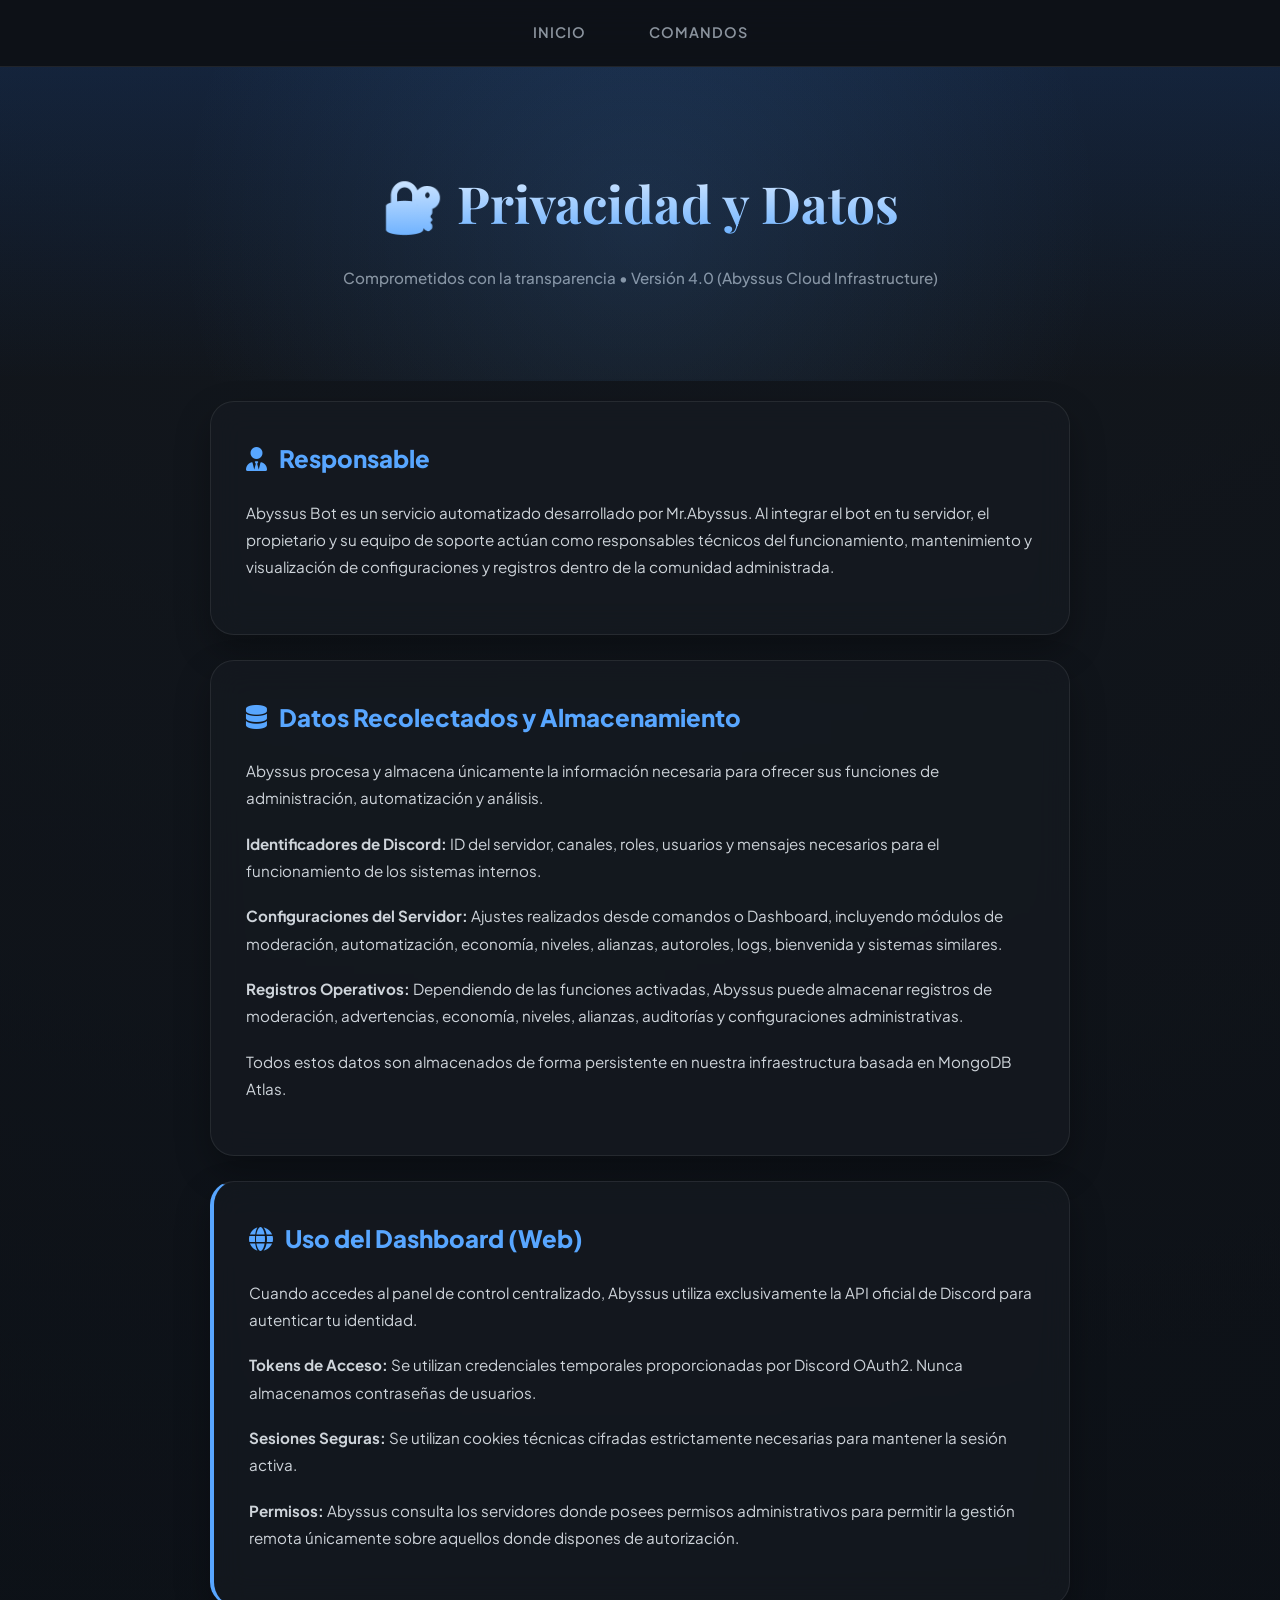
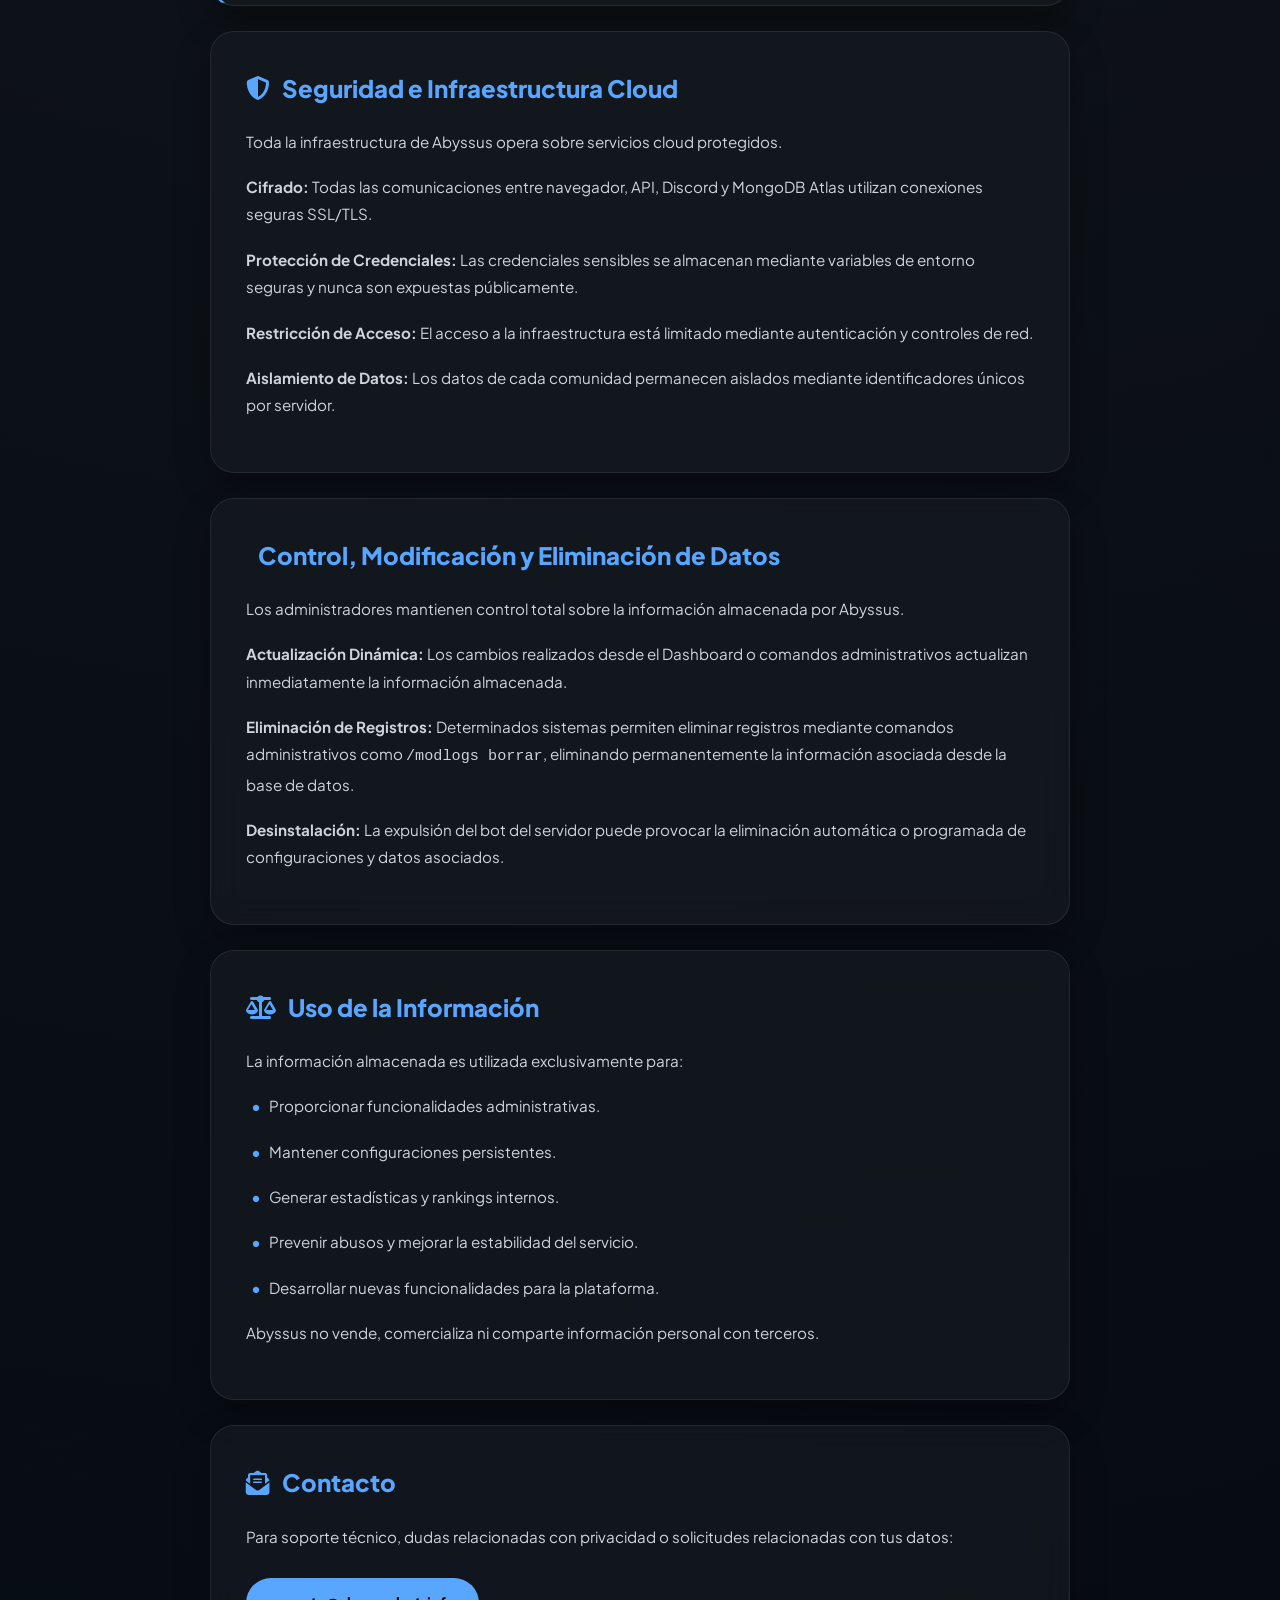
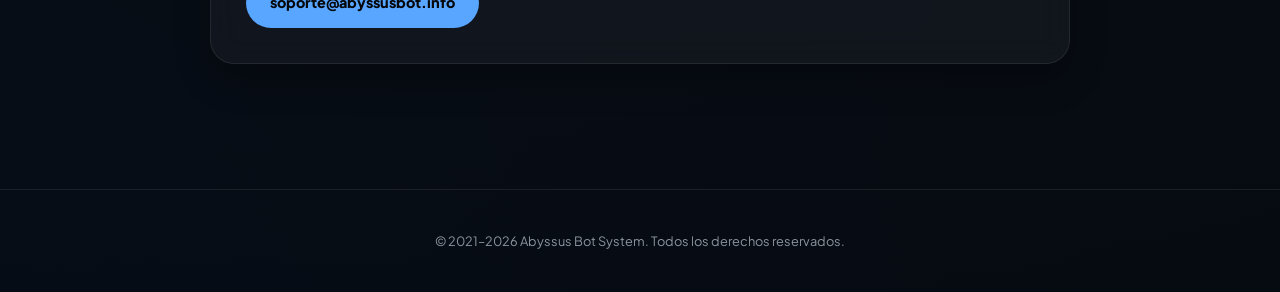
<file: privacidad.html>
<!DOCTYPE html>
<html lang="es">
<head>
    <meta charset="utf-8">
    <title>Abyssus Bot - Aviso de Privacidad</title>
    <meta name="viewport" content="width=device-width, initial-scale=1.0">
    <link rel="icon" href="img/favicon.ico">
    <link rel="icon" type="image/png" sizes="32x32" href="img/favicon-web.png">

    <meta name="description" content="Aviso de privacidad de Abyssus Bot. Información sobre el manejo de datos dentro de Discord.">
    
    <link href="https://fonts.googleapis.com/css2?family=Plus+Jakarta+Sans:wght@400;600;800&family=Playfair+Display:wght@700&display=swap" rel="stylesheet">
    <link rel="stylesheet" href="https://cdnjs.cloudflare.com/ajax/libs/font-awesome/6.4.0/css/all.min.css">

    <style>
        :root {
            --bg: #05070a;
            --card: rgba(22, 27, 34, 0.7);
            --accent: #58a6ff;
            --accent-glow: rgba(88, 166, 255, 0.2);
            --text: #e6edf3;
            --text-dim: #8b949e;
            --border: rgba(255, 255, 255, 0.08);
        }

        * { 
            box-sizing: border-box; 
            margin: 0; 
            padding: 0; 
        }

        body {
            font-family: 'Plus Jakarta Sans', sans-serif;
            background: var(--bg);
            background-image: 
                radial-gradient(circle at 50% -20%, #161b22, transparent),
                radial-gradient(circle at 0% 100%, rgba(31, 111, 235, 0.05), transparent);
            color: var(--text);
            line-height: 1.8; /* Más espacio entre líneas de texto */
            overflow-x: hidden;
        }

        nav {
            background: rgba(13, 17, 23, 0.8);
            backdrop-filter: blur(15px);
            -webkit-backdrop-filter: blur(15px);
            padding: 15px;
            text-align: center;
            position: sticky;
            top: 0;
            z-index: 999;
            border-bottom: 1px solid var(--border);
        }

        nav a {
            margin: 0 10px;
            color: var(--text-dim);
            text-decoration: none;
            font-weight: 600;
            font-size: 0.85rem;
            text-transform: uppercase;
            letter-spacing: 1px;
            display: inline-block;
            padding: 5px 10px;
        }

        nav a:hover { color: var(--accent); }

        header {
            text-align: center;
            padding: 60px 20px;
            background: linear-gradient(180deg, rgba(31, 111, 235, 0.15) 0%, transparent 100%);
        }

        header h1 {
            font-family: 'Playfair Display', serif;
            font-size: clamp(2rem, 8vw, 3.2rem);
            background: linear-gradient(to bottom, #fff, var(--accent));
            -webkit-background-clip: text;
            -webkit-text-fill-color: transparent;
            margin-bottom: 15px;
        }

        header p { color: var(--text-dim); font-weight: 500; font-size: 0.95rem; }

        main {
            max-width: 900px;
            margin: auto;
            padding: 10px 15px 80px 15px;
        }

        .card {
            background: var(--card);
            backdrop-filter: blur(16px);
            -webkit-backdrop-filter: blur(16px);
            border-radius: 20px;
            padding: 25px;
            margin-bottom: 25px;
            border: 1px solid var(--border);
            box-shadow: 0 15px 35px rgba(0,0,0,0.3);
            opacity: 0;
            transform: translateY(20px);
            transition: all 0.6s cubic-bezier(0.16, 1, 0.3, 1);
        }

        @media (min-width: 768px) {
            header { padding: 90px 20px; }
            main { padding: 20px 20px 100px 20px; }
            .card { padding: 35px; border-radius: 24px; transform: translateY(30px); }
            nav a { margin: 0 20px; font-size: 0.9rem; }
        }

        .card.visible { 
            opacity: 1; 
            transform: translateY(0); 
        }

        .card:hover {
            border-color: var(--accent);
            box-shadow: 0 0 30px var(--accent-glow);
            transform: translateY(-5px);
        }

        .card h2 {
            color: var(--accent);
            font-size: clamp(1.2rem, 5vw, 1.5rem);
            font-weight: 800;
            margin-bottom: 18px;
            display: flex;
            align-items: center;
            gap: 12px;
        }

        .card p, .card li { 
            color: #ced4da; 
            margin-bottom: 18px; /* Espacio extra abajo de cada párrafo para que respire */
            font-size: 0.95rem;
        }

        ul { list-style: none; padding-left: 5px; }
        ul li { display: flex; align-items: flex-start; gap: 8px; margin-bottom: 12px; }
        ul li::before {
            content: "•";
            color: var(--accent);
            font-weight: bold;
        }

        /* DISEÑO DE TEXTO RESALTADO TIPO TERMINAL SIN ENTRAR EN CONFLICTO */
        .tech-badge {
            background: rgba(0, 0, 0, 0.4) !important;
            color: #58a6ff !important;
            padding: 1px 6px !important;
            margin: 0 3px !important;
            border-radius: 6px !important;
            font-family: 'Consolas', monospace !important;
            font-size: 0.9em !important;
            border: 1px solid rgba(255, 255, 255, 0.08) !important;
            display: inline-block !important;
            line-height: 1.4 !important; /* Evita que choque con las líneas superiores e inferiores */
            vertical-align: baseline !important;
        }

        /* DISEÑO EXCLUSIVO PARA EL COMANDO DE MODERACIÓN DE PURGA */
        .cmd-highlight {
            background: rgba(88, 166, 255, 0.15) !important;
            color: #79c0ff !important;
            border: 1px solid rgba(88, 166, 255, 0.25) !important;
            font-weight: 600 !important;
        }

        .contact-badge {
            display: inline-block;
            background: var(--accent);
            color: #05070a;
            padding: 12px 24px;
            border-radius: 50px;
            font-weight: 800;
            text-decoration: none;
            margin-top: 10px;
            transition: 0.3s ease;
            font-size: 0.9rem;
            width: 100%;
            text-align: center;
        }

        @media (min-width: 480px) {
            .contact-badge { width: auto; }
        }

        .contact-badge:hover {
            transform: scale(1.05);
            background: #fff;
            box-shadow: 0 0 20px rgba(255,255,255,0.2);
        }

        #backToTop {
            position: fixed;
            bottom: 20px;
            right: 20px;
            background: var(--accent);
            color: #05070a;
            border: none;
            width: 45px;
            height: 45px;
            border-radius: 12px;
            cursor: pointer;
            opacity: 0;
            visibility: hidden;
            transition: 0.4s;
            display: flex;
            align-items: center;
            justify-content: center;
            z-index: 1000;
            box-shadow: 0 10px 20px rgba(0,0,0,0.3);
        }

        @media (min-width: 768px) {
            #backToTop { width: 50px; height: 50px; bottom: 30px; right: 30px; border-radius: 15px; }
        }

        #backToTop.show { 
            opacity: 1; 
            visibility: visible; 
        }

        footer {
            text-align: center;
            padding: 40px 20px;
            color: var(--text-dim);
            border-top: 1px solid var(--border);
            font-size: 0.8rem;
        }

header::after{
  content:'';
  position:absolute;
  inset:0;

  background:
    radial-gradient(
      circle at center,
      rgba(88,166,255,.12),
      transparent 70%
    );

  pointer-events:none;
}

        header{
  position:relative;
  overflow:hidden;
}
        
    </style>
</head>

<body>

<nav>
    <a href="index.html">Inicio</a>
    <a href="commands.html">Comandos</a>
</nav>

<header>
    <h1>🔐 Privacidad y Datos</h1>
    <p>Comprometidos con la transparencia • Versión 4.0 (Abyssus Cloud Infrastructure)</p>
</header>

<main>

    <section class="card fade-in">
        <h2><i class="fa-solid fa-user-tie"></i> Responsable</h2>
        <p>Abyssus Bot es un servicio automatizado desarrollado por Mr.Abyssus. Al integrar el bot en tu servidor, el propietario y su equipo de soporte actúan como responsables técnicos del funcionamiento, mantenimiento y visualización de configuraciones y registros dentro de la comunidad administrada.</p>
    </section>

    <section class="card fade-in">
        <h2><i class="fa-solid fa-database"></i> Datos Recolectados y Almacenamiento</h2>

        <p>Abyssus procesa y almacena únicamente la información necesaria para ofrecer sus funciones de administración, automatización y análisis.</p>

        <p><strong>Identificadores de Discord:</strong> ID del servidor, canales, roles, usuarios y mensajes necesarios para el funcionamiento de los sistemas internos.</p>

        <p><strong>Configuraciones del Servidor:</strong> Ajustes realizados desde comandos o Dashboard, incluyendo módulos de moderación, automatización, economía, niveles, alianzas, autoroles, logs, bienvenida y sistemas similares.</p>

        <p><strong>Registros Operativos:</strong> Dependiendo de las funciones activadas, Abyssus puede almacenar registros de moderación, advertencias, economía, niveles, alianzas, auditorías y configuraciones administrativas.</p>

        <p>Todos estos datos son almacenados de forma persistente en nuestra infraestructura basada en MongoDB Atlas.</p>
    </section>

    <section class="card fade-in" style="border-left: 4px solid var(--accent);">
        <h2><i class="fa-solid fa-globe"></i> Uso del Dashboard (Web)</h2>

        <p>Cuando accedes al panel de control centralizado, Abyssus utiliza exclusivamente la API oficial de Discord para autenticar tu identidad.</p>

        <p><strong>Tokens de Acceso:</strong> Se utilizan credenciales temporales proporcionadas por Discord OAuth2. Nunca almacenamos contraseñas de usuarios.</p>

        <p><strong>Sesiones Seguras:</strong> Se utilizan cookies técnicas cifradas estrictamente necesarias para mantener la sesión activa.</p>

        <p><strong>Permisos:</strong> Abyssus consulta los servidores donde posees permisos administrativos para permitir la gestión remota únicamente sobre aquellos donde dispones de autorización.</p>
    </section>

    <section class="card fade-in">
        <h2><i class="fa-solid fa-shield-halved"></i> Seguridad e Infraestructura Cloud</h2>

        <p>Toda la infraestructura de Abyssus opera sobre servicios cloud protegidos.</p>

        <p><strong>Cifrado:</strong> Todas las comunicaciones entre navegador, API, Discord y MongoDB Atlas utilizan conexiones seguras SSL/TLS.</p>

        <p><strong>Protección de Credenciales:</strong> Las credenciales sensibles se almacenan mediante variables de entorno seguras y nunca son expuestas públicamente.</p>

        <p><strong>Restricción de Acceso:</strong> El acceso a la infraestructura está limitado mediante autenticación y controles de red.</p>

        <p><strong>Aislamiento de Datos:</strong> Los datos de cada comunidad permanecen aislados mediante identificadores únicos por servidor.</p>
    </section>

    <section class="card fade-in">
        <h2><i class="fa-solid fa-erasing-lines"></i> Control, Modificación y Eliminación de Datos</h2>

        <p>Los administradores mantienen control total sobre la información almacenada por Abyssus.</p>

        <p><strong>Actualización Dinámica:</strong> Los cambios realizados desde el Dashboard o comandos administrativos actualizan inmediatamente la información almacenada.</p>

        <p><strong>Eliminación de Registros:</strong> Determinados sistemas permiten eliminar registros mediante comandos administrativos como <code>/modlogs borrar</code>, eliminando permanentemente la información asociada desde la base de datos.</p>

        <p><strong>Desinstalación:</strong> La expulsión del bot del servidor puede provocar la eliminación automática o programada de configuraciones y datos asociados.</p>
    </section>

    <section class="card fade-in">
        <h2><i class="fa-solid fa-scale-balanced"></i> Uso de la Información</h2>

        <p>La información almacenada es utilizada exclusivamente para:</p>

        <ul>
            <li>Proporcionar funcionalidades administrativas.</li>
            <li>Mantener configuraciones persistentes.</li>
            <li>Generar estadísticas y rankings internos.</li>
            <li>Prevenir abusos y mejorar la estabilidad del servicio.</li>
            <li>Desarrollar nuevas funcionalidades para la plataforma.</li>
        </ul>

        <p>Abyssus no vende, comercializa ni comparte información personal con terceros.</p>
    </section>

    <section class="card fade-in">
        <h2><i class="fa-solid fa-envelope-open-text"></i> Contacto</h2>

        <p>Para soporte técnico, dudas relacionadas con privacidad o solicitudes relacionadas con tus datos:</p>

        <a href="mailto:soporte@abyssusbot.info" class="contact-badge">
            soporte@abyssusbot.info
        </a>
    </section>

</main>

<footer>
    <p>© 2021–2026 Abyssus Bot System. Todos los derechos reservados.</p>
</footer>

<button id="backToTop" title="Subir"><i class="fa-solid fa-arrow-up"></i></button>

<script>
    const btn = document.getElementById("backToTop");
    window.addEventListener("scroll", () => {
        if (window.scrollY > 300) {
            btn.classList.add("show");
        } else {
            btn.classList.remove("show");
        }
    });
    
    btn.onclick = () => {
        window.scrollTo({
            top: 0, 
            behavior: "smooth"
        });
    };

    const observerOptions = {
        threshold: 0.1,
        rootMargin: "0px 0px -50px 0px"
    };

    const observer = new IntersectionObserver((entries) => {
        entries.forEach(entry => {
            if (entry.isIntersecting) {
                entry.target.classList.add("visible");
            }
        });
    }, observerOptions);

    document.querySelectorAll(".fade-in").forEach(el => observer.observe(el));
</script>

</body>
</html>
</file>
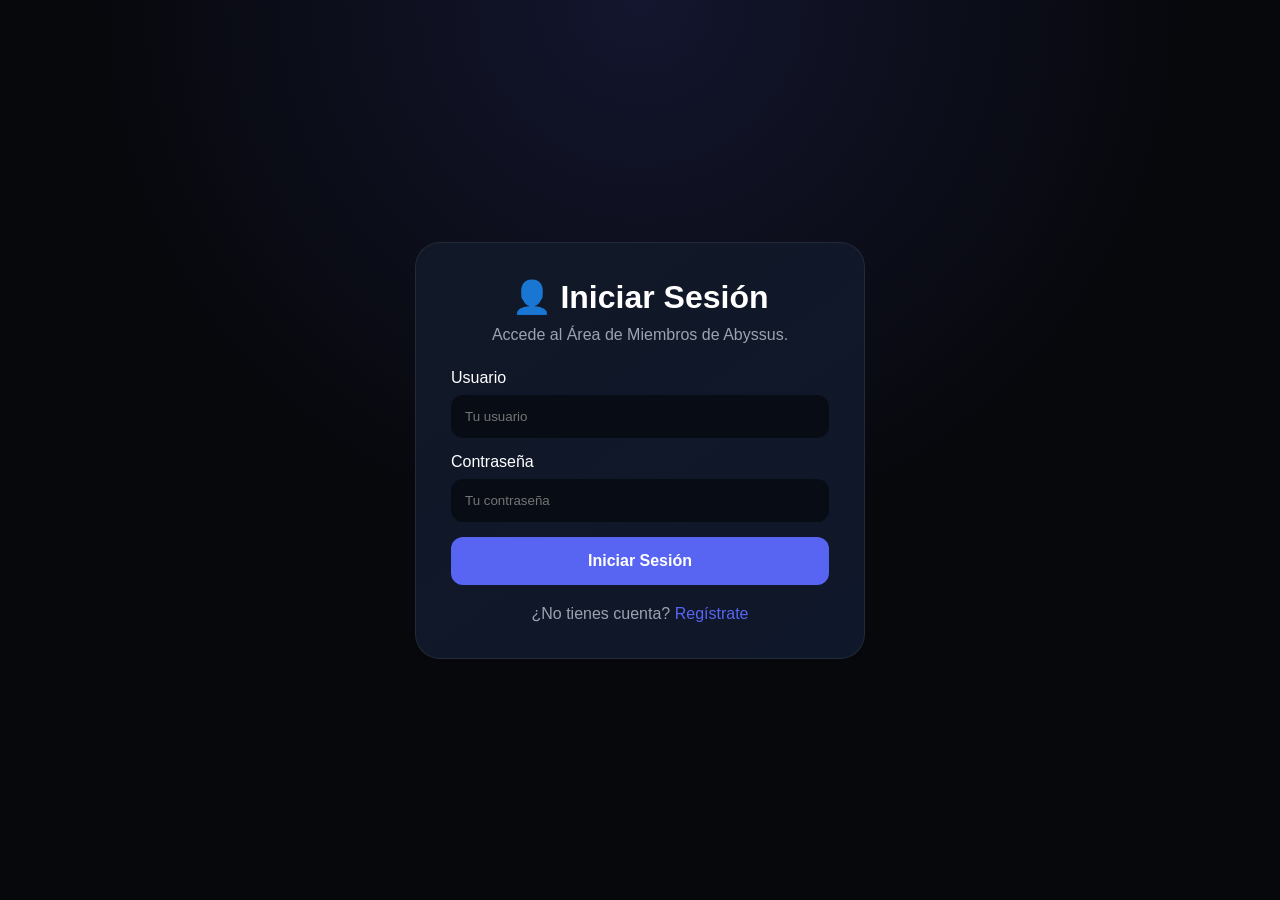
<file: registro.html>
<!DOCTYPE html>
<html lang="es">
<head>
<meta charset="UTF-8">
<meta name="viewport" content="width=device-width, initial-scale=1.0">
<title>Login | Abyssus</title>

<style>
:root{
    --bg:#07080c;
    --card:#111827;
    --card2:#0f172a;
    --border:rgba(255,255,255,.08);
    --text:#ffffff;
    --dim:#9ca3af;
    --accent:#5865F2;
}

*{
    margin:0;
    padding:0;
    box-sizing:border-box;
}

body{
    font-family:'Segoe UI',sans-serif;
    background:
        radial-gradient(circle at top,rgba(88,101,242,.15),transparent 50%),
        var(--bg);
    color:var(--text);
    min-height:100vh;
}

.auth-container{
    min-height:100vh;
    display:flex;
    justify-content:center;
    align-items:center;
    padding:20px;
}

.auth-box{
    width:100%;
    max-width:450px;
    background:linear-gradient(145deg,var(--card),var(--card2));
    border:1px solid var(--border);
    border-radius:25px;
    padding:35px;
}

.auth-box h1{
    text-align:center;
    margin-bottom:10px;
}

.auth-box p{
    text-align:center;
    color:var(--dim);
    margin-bottom:25px;
}

.input-group{
    margin-bottom:15px;
}

.input-group label{
    display:block;
    margin-bottom:8px;
}

.input-group input{
    width:100%;
    padding:14px;
    border:none;
    border-radius:12px;
    background:#080c14;
    color:white;
    outline:none;
}

.input-group input:focus{
    border:1px solid var(--accent);
}

.auth-btn{
    width:100%;
    padding:15px;
    border:none;
    border-radius:12px;
    background:var(--accent);
    color:white;
    font-size:16px;
    font-weight:bold;
    cursor:pointer;
}

.auth-btn:hover{
    opacity:.9;
}

.switch-link{
    text-align:center;
    margin-top:20px;
    color:var(--dim);
}

.switch-link a{
    color:var(--accent);
    text-decoration:none;
}

.hidden{
    display:none;
}
</style>
</head>

<body>

<div class="auth-container">

    <div class="auth-box" id="loginBox">
        <h1>👤 Iniciar Sesión</h1>
        <p>Accede al Área de Miembros de Abyssus.</p>

        <div class="input-group">
            <label>Usuario</label>
            <input id="loginUser" type="text" placeholder="Tu usuario">
        </div>

        <div class="input-group">
            <label>Contraseña</label>
            <input id="loginPassword" type="password" placeholder="Tu contraseña">
        </div>

        <button class="auth-btn" onclick="login()">
            Iniciar Sesión
        </button>

        <div class="switch-link">
            ¿No tienes cuenta?
            <a href="#" onclick="showRegister()">Regístrate</a>
        </div>
    </div>

    <div class="auth-box hidden" id="registerBox">
        <h1>📝 Registro</h1>
        <p>Crea una cuenta para acceder a la comunidad.</p>

        <div class="input-group">
            <label>Usuario</label>
            <input id="registerUser" type="text" placeholder="Crea un usuario">
        </div>

        <div class="input-group">
            <label>Correo</label>
            <input id="registerEmail" type="email" placeholder="correo@ejemplo.com">
        </div>

        <div class="input-group">
            <label>Contraseña</label>
            <input id="registerPassword" type="password" placeholder="Crea una contraseña">
        </div>

        <button class="auth-btn" onclick="register()">
            Crear Cuenta
        </button>

        <div class="switch-link">
            ¿Ya tienes cuenta?
            <a href="#" onclick="showLogin()">Inicia sesión</a>
        </div>
    </div>

</div>

<script>
function showRegister(){
    document.getElementById('loginBox').classList.add('hidden');
    document.getElementById('registerBox').classList.remove('hidden');
}

function showLogin(){
    document.getElementById('registerBox').classList.add('hidden');
    document.getElementById('loginBox').classList.remove('hidden');
}

function register(){
    const user = document.getElementById('registerUser').value.trim();
    const email = document.getElementById('registerEmail').value.trim();
    const password = document.getElementById('registerPassword').value.trim();

    if(!user || !email || !password){
        alert('Completa todos los campos');
        return;
    }

    const account = {
        user: user,
        email: email,
        password: password
    };

    localStorage.setItem('abyssus_account', JSON.stringify(account));

    alert('Cuenta creada correctamente. Ahora inicia sesión.');

    document.getElementById('registerUser').value = '';
    document.getElementById('registerEmail').value = '';
    document.getElementById('registerPassword').value = '';

    showLogin();
}

function login(){
    const user = document.getElementById('loginUser').value.trim();
    const password = document.getElementById('loginPassword').value.trim();

    const account = JSON.parse(localStorage.getItem('abyssus_account'));

    if(!account){
        alert('No existe ninguna cuenta registrada');
        return;
    }

    if(account.user === user && account.password === password){
        localStorage.setItem('abyssus_logged', 'true');
        localStorage.setItem('abyssus_user', account.user);

        window.location.href = 'miembros.html';
    }else{
        alert('Usuario o contraseña incorrectos');
    }
}

window.onload = () => {
    if(localStorage.getItem('abyssus_logged') === 'true'){
        window.location.href = 'miembros.html';
    }
};
</script>

</body>
</html>
</file>
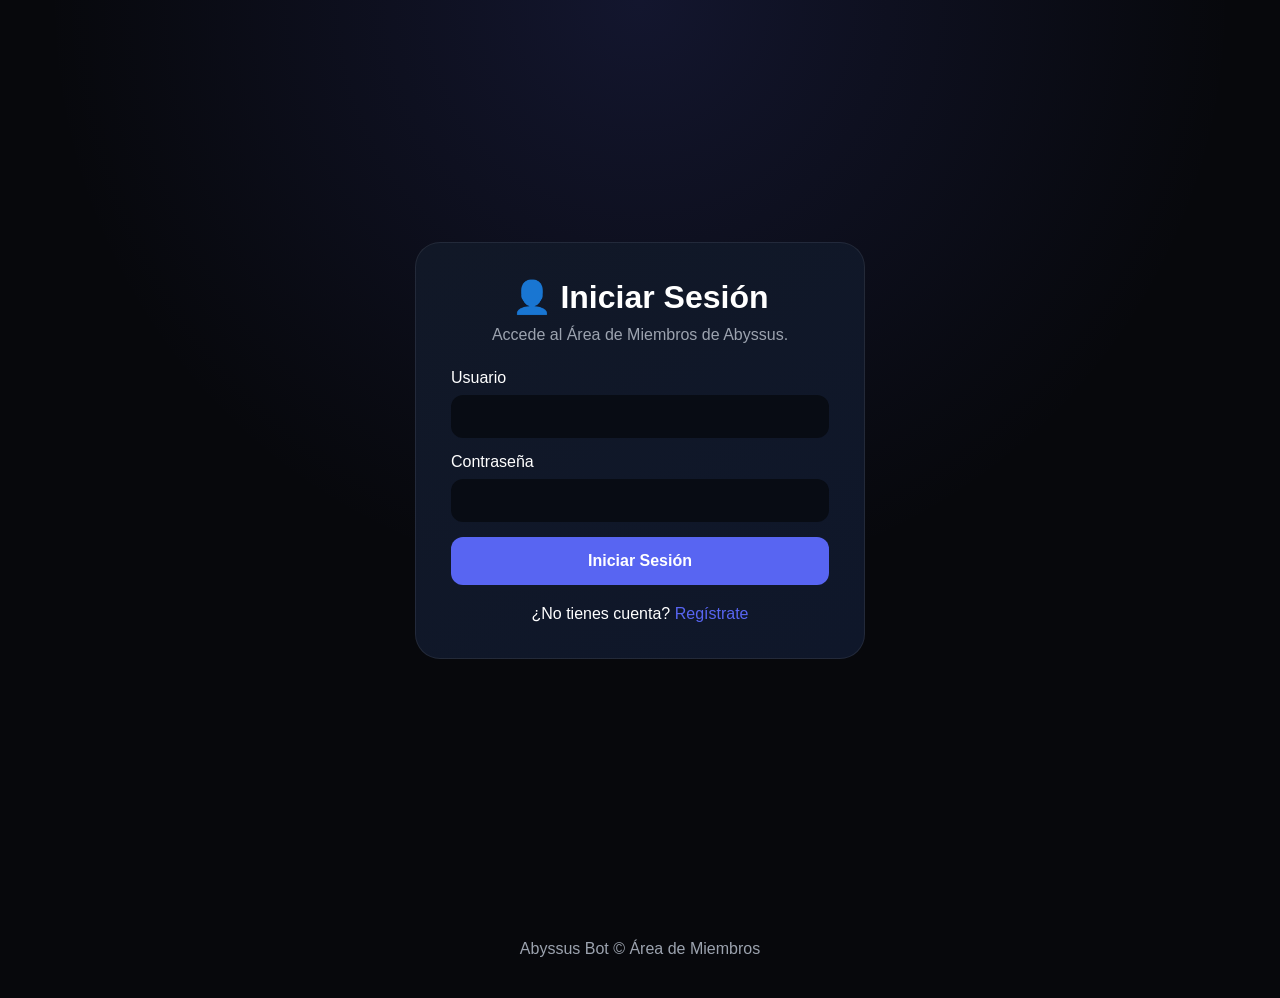
<file: sesion.html>
<!DOCTYPE html>
<html lang="es">
<head>
<meta charset="UTF-8">
<meta name="viewport" content="width=device-width, initial-scale=1.0">
<title>Área de Miembros | Abyssus</title>

<style>
*{
    margin:0;
    padding:0;
    box-sizing:border-box;
}

:root{
    --bg:#07080c;
    --card:#111827;
    --card2:#0f172a;
    --border:rgba(255,255,255,.08);
    --text:#ffffff;
    --dim:#9ca3af;
    --accent:#5865F2;
}

body{
    font-family:'Segoe UI',sans-serif;
    background:
        radial-gradient(circle at top, rgba(88,101,242,.15), transparent 50%),
        var(--bg);
    color:var(--text);
    min-height:100vh;
}

/* LOGIN Y REGISTRO */

.auth-container{
    min-height:100vh;
    display:flex;
    justify-content:center;
    align-items:center;
    padding:20px;
}

.auth-box{
    width:100%;
    max-width:450px;
    background:linear-gradient(145deg,var(--card),var(--card2));
    border:1px solid var(--border);
    border-radius:25px;
    padding:35px;
}

.auth-box h1{
    text-align:center;
    margin-bottom:10px;
}

.auth-box p{
    text-align:center;
    color:var(--dim);
    margin-bottom:25px;
}

.input-group{
    margin-bottom:15px;
}

.input-group label{
    display:block;
    margin-bottom:8px;
}

.input-group input{
    width:100%;
    padding:14px;
    border:none;
    border-radius:12px;
    background:#080c14;
    color:white;
    outline:none;
}

.input-group input:focus{
    border:1px solid var(--accent);
}

.auth-btn{
    width:100%;
    padding:15px;
    border:none;
    border-radius:12px;
    background:var(--accent);
    color:white;
    font-size:16px;
    font-weight:bold;
    cursor:pointer;
}

.auth-btn:hover{
    opacity:.9;
}

.switch-link{
    text-align:center;
    margin-top:20px;
}

.switch-link a{
    color:var(--accent);
    text-decoration:none;
}

.hidden{
    display:none;
}

/* AREA DE MIEMBROS */

.members-area{
    display:none;
    padding:50px 8%;
}

header{
    text-align:center;
    margin-bottom:40px;
}

header h1{
    font-size:3rem;
    margin-bottom:10px;
}

header p{
    color:var(--dim);
}

.menu{
    display:flex;
    justify-content:center;
    flex-wrap:wrap;
    gap:10px;
    margin-bottom:35px;
}

.menu button{
    padding:12px 18px;
    border:none;
    border-radius:14px;
    background:#111827;
    color:white;
    cursor:pointer;
    font-weight:700;
    border:1px solid var(--border);
}

.menu button:hover,
.menu button.active{
    background:var(--accent);
}

.panel{
    display:none;
}

.panel.active{
    display:block;
}

.grid{
    display:grid;
    grid-template-columns:repeat(auto-fit,minmax(260px,1fr));
    gap:20px;
}

.card{
    background:linear-gradient(145deg,var(--card),var(--card2));
    border:1px solid var(--border);
    border-radius:20px;
    padding:25px;
}

.card h3{
    margin-bottom:10px;
}

.card p,
.card li{
    color:var(--dim);
    line-height:1.6;
}

.card ul{
    padding-left:18px;
    margin-top:10px;
}

.logout{
    text-align:center;
    margin-bottom:30px;
}

.logout button{
    background:#dc2626;
    color:white;
    border:none;
    padding:12px 18px;
    border-radius:12px;
    cursor:pointer;
}

.premium-locked{
    opacity:.4;
    filter:blur(2px);
    pointer-events:none;
}

footer{
    text-align:center;
    padding:40px;
    color:var(--dim);
}
</style>
</head>
<body>

<!-- LOGIN -->

<div class="auth-container" id="authContainer">

    <!-- LOGIN -->
    <div class="auth-box" id="loginBox">

        <h1>👤 Iniciar Sesión</h1>

        <p>Accede al Área de Miembros de Abyssus.</p>

        <div class="input-group">
            <label>Usuario</label>
            <input id="loginUser" type="text">
        </div>

        <div class="input-group">
            <label>Contraseña</label>
            <input id="loginPassword" type="password">
        </div>

        <button class="auth-btn" onclick="login()">
            Iniciar Sesión
        </button>

        <div class="switch-link">
            ¿No tienes cuenta?
            <a href="#" onclick="showRegister()">
                Regístrate
            </a>
        </div>

    </div>

    <!-- REGISTRO -->
    <div class="auth-box hidden" id="registerBox">

        <h1>📝 Registro</h1>

        <p>Crea una cuenta para acceder a la comunidad.</p>

        <div class="input-group">
            <label>Usuario</label>
            <input id="registerUser" type="text">
        </div>

        <div class="input-group">
            <label>Correo</label>
            <input id="registerEmail" type="email">
        </div>

        <div class="input-group">
            <label>Contraseña</label>
            <input id="registerPassword" type="password">
        </div>

        <button class="auth-btn" onclick="register()">
            Crear Cuenta
        </button>

        <div class="switch-link">
            ¿Ya tienes cuenta?
            <a href="#" onclick="showLogin()">
                Inicia sesión
            </a>
        </div>

    </div>

</div>

<!-- AREA DE MIEMBROS -->

<div class="members-area" id="membersArea">

    <div class="logout">
        <button onclick="logout()">Cerrar Sesión</button>
    </div>

    <header>
        <h1>👤 Área de Miembros</h1>
        <p id="welcomeText"></p>
    </header>

    <div class="menu">
        <button class="active" onclick="showPanel('noticias',this)">
            📰 Noticias
        </button>

        <button onclick="showPanel('roadmap',this)">
            🗺️ Roadmap
        </button>

        <button onclick="showPanel('recursos',this)">
            📚 Recursos
        </button>

        <button onclick="showPanel('premium',this)">
            💎 Colaboradores
        </button>
    </div>

    <!-- NOTICIAS -->

    <section id="noticias" class="panel active">

        <div class="grid">

            <div class="card">
                <h3>🚀 Dashboard Migrado</h3>
                <p>
                    El Dashboard fue migrado a nueva infraestructura.
                </p>
            </div>

            <div class="card">
                <h3>🛡️ Sistemas Estables</h3>
                <p>
                    Todos los sistemas principales se encuentran operativos.
                </p>
            </div>

            <div class="card">
                <h3>⚡ Mejoras</h3>
                <p>
                    Se siguen desarrollando nuevas características.
                </p>
            </div>

        </div>

    </section>

    <!-- ROADMAP -->

    <section id="roadmap" class="panel">

        <div class="grid">

            <div class="card">
                <h3>✅ Dashboard</h3>
                <p>Completado.</p>
            </div>

            <div class="card">
                <h3>🟡 Sistema Premium</h3>
                <p>En desarrollo.</p>
            </div>

            <div class="card">
                <h3>🔜 Nuevas Funciones</h3>
                <p>Próximamente.</p>
            </div>

        </div>

    </section>

    <!-- RECURSOS -->

    <section id="recursos" class="panel">

        <div class="grid">

            <div class="card">
                <h3>📄 Documentación</h3>
                <p>Guías y tutoriales.</p>
            </div>

            <div class="card">
                <h3>🔗 Recursos</h3>
                <p>Herramientas y enlaces útiles.</p>
            </div>

        </div>

    </section>

    <!-- PREMIUM -->

    <section id="premium" class="panel">

        <div class="card">
            <h3>💜 Apoya Abyssus</h3>

            <p>
                Las donaciones ayudan a mantener el proyecto activo.
            </p>
        </div>

        <br>

        <div id="premiumContent" class="grid premium-locked">

            <div class="card">
                <h3>🧪 Beta Testing</h3>
                <p>Acceso anticipado a nuevas funciones.</p>
            </div>

            <div class="card">
                <h3>📰 Noticias Anticipadas</h3>
                <p>Conoce antes que nadie las novedades.</p>
            </div>

            <div class="card">
                <h3>🎖️ Reconocimiento</h3>
                <p>Insignia especial de colaborador.</p>
            </div>

        </div>

    </section>

</div>

<footer>
    Abyssus Bot © Área de Miembros
</footer>

<script>

// CAMBIAR ENTRE LOGIN Y REGISTRO

function showRegister(){
    document.getElementById('loginBox').classList.add('hidden');
    document.getElementById('registerBox').classList.remove('hidden');
}

function showLogin(){
    document.getElementById('registerBox').classList.add('hidden');
    document.getElementById('loginBox').classList.remove('hidden');
}

// REGISTRO LOCAL

function register(){

    const user = document.getElementById('registerUser').value;
    const email = document.getElementById('registerEmail').value;
    const password = document.getElementById('registerPassword').value;

    if(!user || !email || !password){
        alert('Completa todos los campos');
        return;
    }

    const account = {
        user,
        email,
        password
    };

    localStorage.setItem('abyssus_account', JSON.stringify(account));

    alert('Cuenta creada correctamente');

    showLogin();
}

// LOGIN LOCAL

function login(){

    const user = document.getElementById('loginUser').value;
    const password = document.getElementById('loginPassword').value;

    const account = JSON.parse(
        localStorage.getItem('abyssus_account')
    );

    if(!account){
        alert('No existe ninguna cuenta');
        return;
    }

    if(
        account.user === user &&
        account.password === password
    ){

        localStorage.setItem('abyssus_logged', 'true');

        loadMembers();

    }else{
        alert('Usuario o contraseña incorrectos');
    }
}

// CARGAR AREA

function loadMembers(){

    document.getElementById('authContainer').style.display='none';

    document.getElementById('membersArea').style.display='block';

    const account = JSON.parse(
        localStorage.getItem('abyssus_account')
    );

    document.getElementById('welcomeText').textContent =
        'Bienvenido ' + account.user;
}

// CERRAR SESION

function logout(){

    localStorage.removeItem('abyssus_logged');

    location.reload();
}

// PANELES

function showPanel(id, button){

    document.querySelectorAll('.panel').forEach(panel=>{
        panel.classList.remove('active');
    });

    document.getElementById(id).classList.add('active');

    document.querySelectorAll('.menu button').forEach(btn=>{
        btn.classList.remove('active');
    });

    button.classList.add('active');
}

// SESION

if(localStorage.getItem('abyssus_logged')){
    loadMembers();
}

</script>

</body>
</html>
</file>
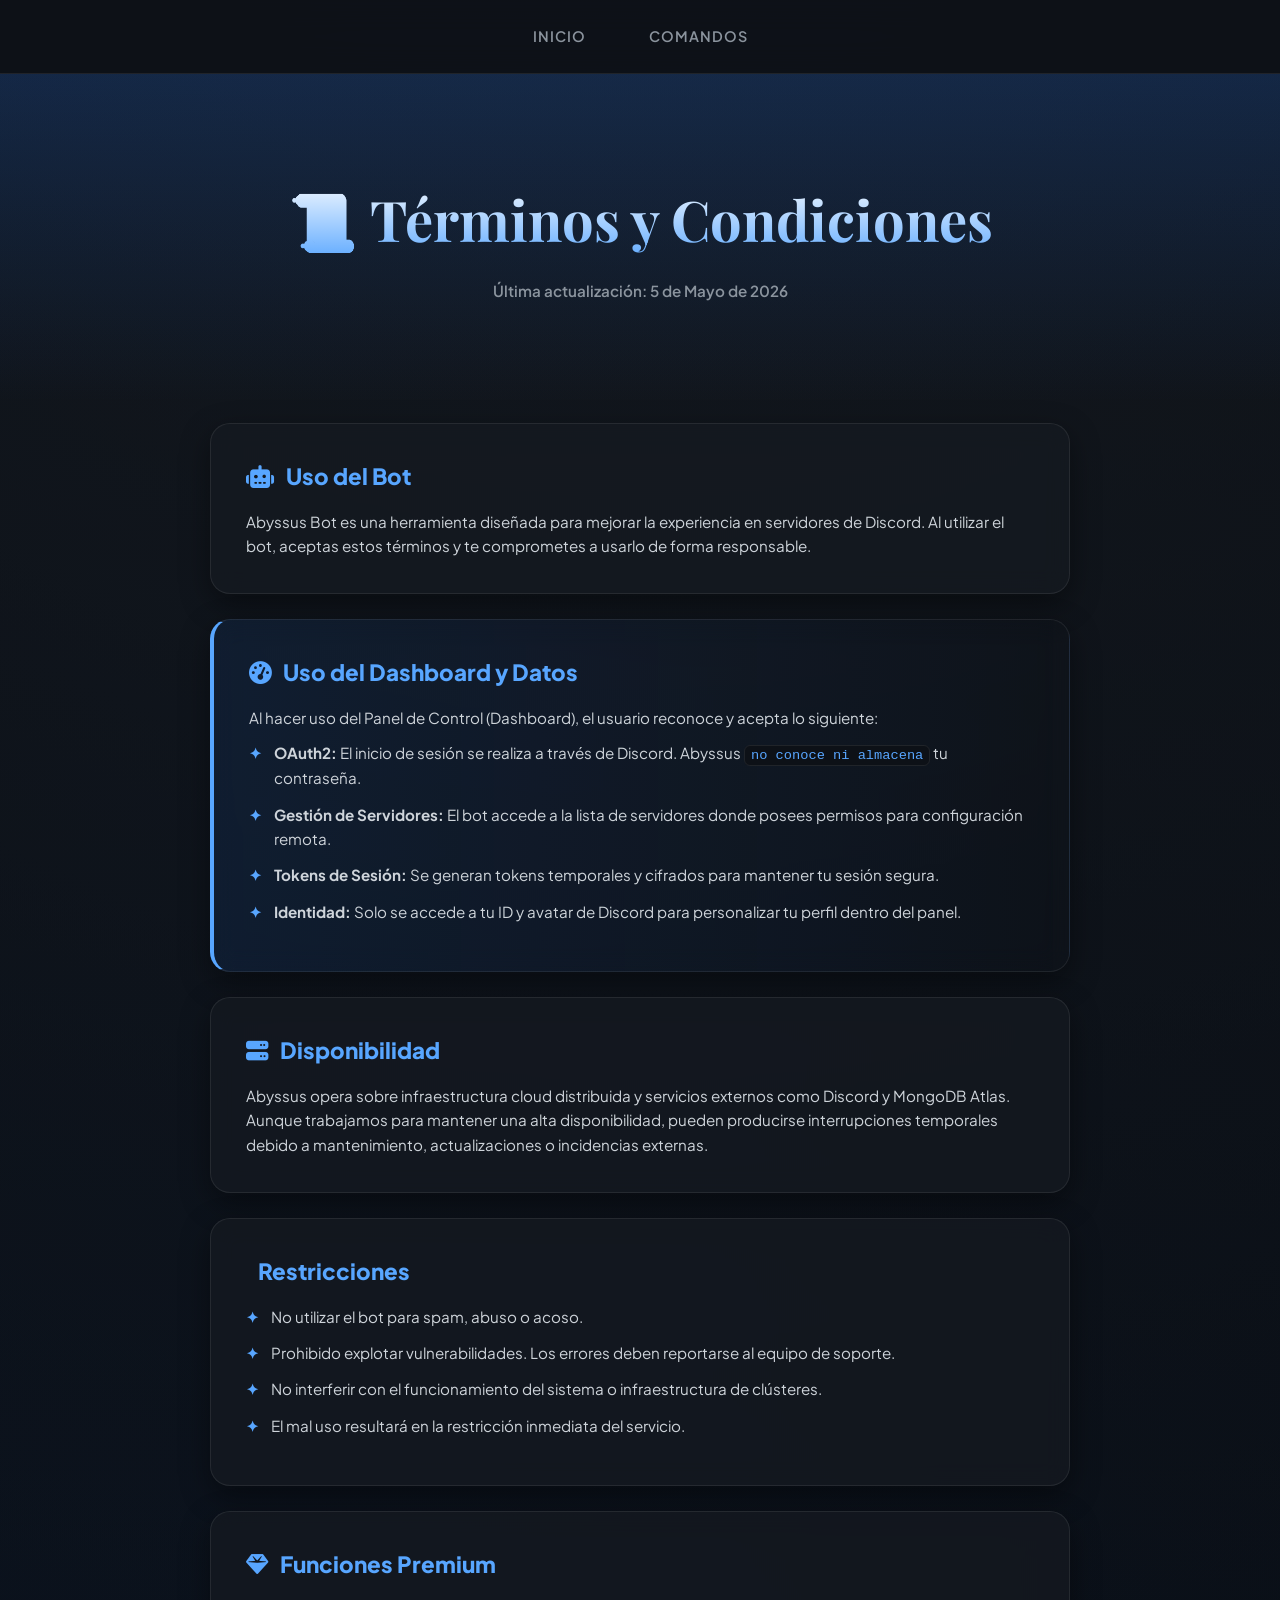
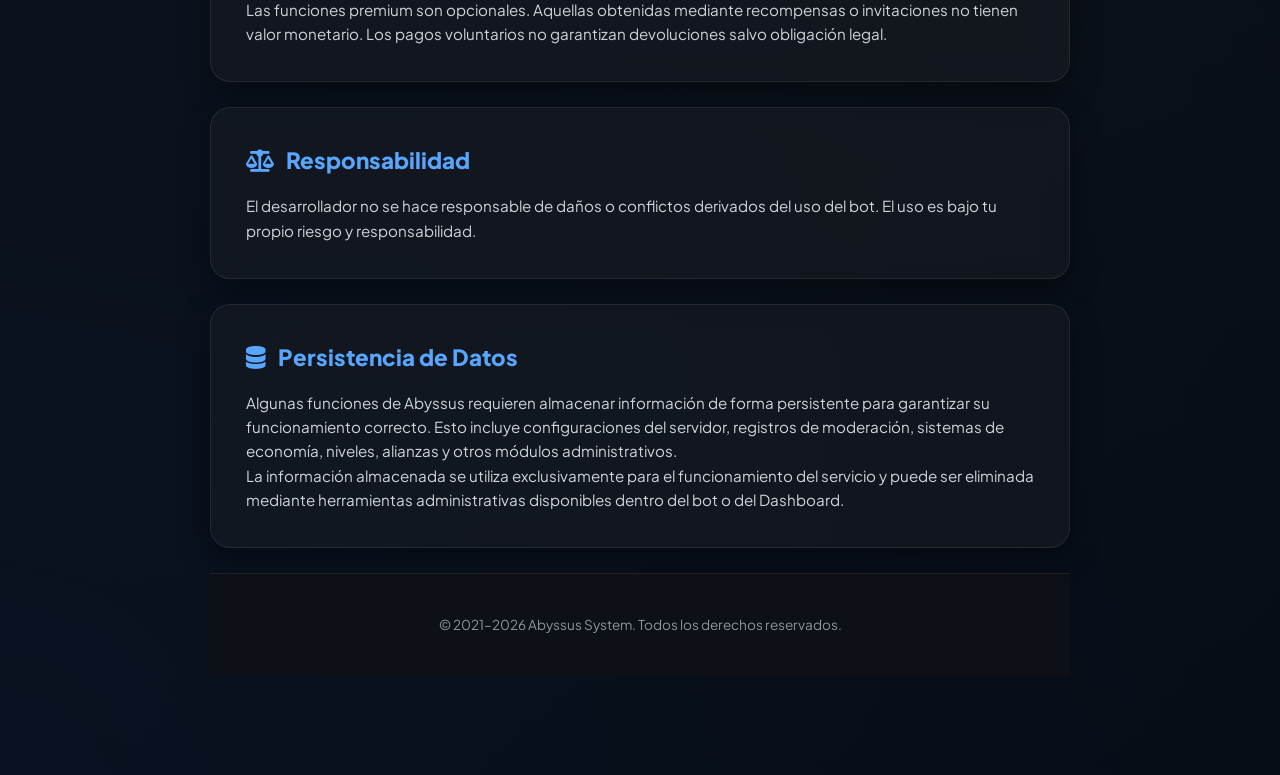
<file: terminos.html>
<!DOCTYPE html>
<html lang="es">
<head>
    <meta charset="utf-8">
    <title>Abyssus Bot - Términos y Condiciones</title>
    <meta name="viewport" content="width=device-width, initial-scale=1.0">
    <link rel="icon" href="img/favicon.ico">
    <link rel="icon" type="image/png" sizes="32x32" href="img/favicon-web.png">

    <meta name="description" content="Términos y condiciones de uso de Abyssus Bot dentro de Discord.">

    <link href="https://fonts.googleapis.com/css2?family=Plus+Jakarta+Sans:wght@400;600;800&family=Playfair+Display:wght@700&display=swap" rel="stylesheet">
    <link rel="stylesheet" href="https://cdnjs.cloudflare.com/ajax/libs/font-awesome/6.4.0/css/all.min.css">

    <style>
        :root {
            --bg: #05070a;
            --card: rgba(22, 27, 34, 0.7);
            --accent: #58a6ff;
            --accent2: #1f6feb;
            --text: #e6edf3;
            --text-dim: #8b949e;
            --border: rgba(255, 255, 255, 0.08);
            --glow: rgba(31, 111, 235, 0.3);
        }

        * {
            box-sizing: border-box;
            margin: 0;
            padding: 0;
        }

        body {
            font-family: 'Plus Jakarta Sans', sans-serif;
            background-color: var(--bg);
            background-image: 
                radial-gradient(circle at 50% -20%, #161b22, transparent),
                radial-gradient(circle at 0% 100%, rgba(31, 111, 235, 0.1), transparent);
            color: var(--text);
            line-height: 1.6;
            overflow-x: hidden;
        }

        /* NAV OPTIMIZADO */
        nav {
            background: rgba(13, 17, 23, 0.8);
            backdrop-filter: blur(15px);
            -webkit-backdrop-filter: blur(15px);
            padding: 15px;
            text-align: center;
            position: sticky;
            top: 0;
            z-index: 999;
            border-bottom: 1px solid var(--border);
        }

        nav a {
            margin: 0 10px;
            color: var(--text-dim);
            text-decoration: none;
            font-weight: 600;
            transition: 0.3s;
            font-size: 0.85rem;
            text-transform: uppercase;
            letter-spacing: 1px;
            display: inline-block;
            padding: 5px 10px;
        }

        @media (min-width: 768px) {
            nav { padding: 20px; }
            nav a { margin: 0 20px; font-size: 0.9rem; }
        }

        nav a:hover {
            color: var(--accent);
            text-shadow: 0 0 10px var(--glow);
        }

        /* HEADER RESPONSIVO */
        header {
            text-align: center;
            padding: 60px 20px;
            background: linear-gradient(180deg, rgba(31, 111, 235, 0.2) 0%, transparent 100%);
        }

        header h1 {
            font-family: 'Playfair Display', serif;
            font-size: clamp(2.2rem, 8vw, 3.5rem);
            margin-bottom: 15px;
            background: linear-gradient(to bottom, #fff, var(--accent));
            -webkit-background-clip: text;
            -webkit-text-fill-color: transparent;
        }

        header p {
            color: var(--text-dim);
            font-weight: 600;
            font-size: 0.95rem;
        }

        @media (min-width: 768px) {
            header { padding: 100px 20px; }
        }

        /* MAIN Y CARDS */
        main {
            max-width: 900px;
            margin: auto;
            padding: 10px 15px 80px 15px;
        }

        .card {
            background: var(--card);
            backdrop-filter: blur(12px);
            -webkit-backdrop-filter: blur(12px);
            border-radius: 20px;
            padding: 25px;
            margin-bottom: 25px;
            border: 1px solid var(--border);
            box-shadow: 0 10px 30px rgba(0,0,0,0.4);
            transition: all 0.4s cubic-bezier(0.175, 0.885, 0.32, 1.275);
            opacity: 0;
            transform: translateY(20px);
        }

        @media (min-width: 768px) {
            main { padding: 20px 20px 100px 20px; }
            .card { padding: 35px; transform: translateY(30px); }
        }

        .card.visible {
            opacity: 1;
            transform: translateY(0);
        }

        .card:hover {
            transform: translateY(-5px);
            border-color: var(--accent);
            box-shadow: 0 15px 40px rgba(31, 111, 235, 0.15);
        }

        .card h2 {
            color: var(--accent);
            margin-bottom: 15px;
            display: flex;
            align-items: center;
            gap: 12px;
            font-weight: 800;
            font-size: clamp(1.2rem, 5vw, 1.4rem);
        }

        .card p, ul li {
            color: #ced4da;
            font-size: 0.95rem;
        }

        ul {
            list-style: none;
            margin-top: 10px;
        }

        ul li {
            position: relative;
            padding-left: 25px;
            margin-bottom: 12px;
            display: block;
        }

        ul li::before {
            content: "✦";
            position: absolute;
            left: 0;
            color: var(--accent);
            font-weight: bold;
        }

        /* DASHBOARD HIGHLIGHT */
        .dashboard-exclusive {
            border-left: 4px solid var(--accent);
            background: linear-gradient(90deg, rgba(31, 111, 235, 0.1), transparent);
        }

        code {
            background: #0d1117;
            padding: 2px 6px;
            border-radius: 6px;
            color: var(--accent);
            font-size: 0.9em;
            border: 1px solid var(--border);
            word-break: break-all;
        }

        /* BOTÓN VOLVER ARRIBA OPTIMIZADO */
        #backToTop {
            position: fixed;
            bottom: 20px;
            right: 20px;
            background: var(--accent);
            color: #000;
            border: none;
            width: 45px;
            height: 45px;
            border-radius: 12px;
            cursor: pointer;
            opacity: 0;
            display: flex;
            align-items: center;
            justify-content: center;
            font-size: 1.1rem;
            transition: 0.4s;
            z-index: 1000;
            box-shadow: 0 10px 20px rgba(0,0,0,0.3);
            pointer-events: none;
        }

        @media (min-width: 768px) {
            #backToTop { width: 50px; height: 50px; bottom: 30px; right: 30px; border-radius: 15px; }
        }

        #backToTop.show {
            opacity: 1;
            pointer-events: auto;
        }

        #backToTop:hover {
            transform: scale(1.1);
            background: #fff;
        }

        /* FOOTER */
        footer {
            text-align: center;
            padding: 40px 20px;
            background: #0d1117;
            color: var(--text-dim);
            border-top: 1px solid var(--border);
            font-size: 0.85rem;
        }
    </style>
</head>

<body>

<nav>
    <a href="index.html">Inicio</a>
    <a href="commands.html">Comandos</a>
</nav>

<header>
    <h1>📜 Términos y Condiciones</h1>
    <p>Última actualización: 5 de Mayo de 2026</p>
</header>

<main>

   <section class="card fade-in">
    <h2><i class="fa-solid fa-robot"></i> Uso del Bot</h2>
    <p>
        Abyssus Bot es una herramienta diseñada para mejorar la experiencia en servidores de Discord.
        Al utilizar el bot, aceptas estos términos y te comprometes a usarlo de forma responsable.
    </p>
</section>

<section class="card fade-in dashboard-exclusive">
    <h2><i class="fa-solid fa-gauge-high"></i> Uso del Dashboard y Datos</h2>
    <p>Al hacer uso del Panel de Control (Dashboard), el usuario reconoce y acepta lo siguiente:</p>
    <ul>
        <li><strong>OAuth2:</strong> El inicio de sesión se realiza a través de Discord. Abyssus <code>no conoce ni almacena</code> tu contraseña.</li>
        <li><strong>Gestión de Servidores:</strong> El bot accede a la lista de servidores donde posees permisos para configuración remota.</li>
        <li><strong>Tokens de Sesión:</strong> Se generan tokens temporales y cifrados para mantener tu sesión segura.</li>
        <li><strong>Identidad:</strong> Solo se accede a tu ID y avatar de Discord para personalizar tu perfil dentro del panel.</li>
    </ul>
</section>

<section class="card fade-in">
    <h2><i class="fa-solid fa-server"></i> Disponibilidad</h2>
    <p>
        Abyssus opera sobre infraestructura cloud distribuida y servicios externos como Discord y MongoDB Atlas. Aunque trabajamos para mantener una alta disponibilidad, pueden producirse interrupciones temporales debido a mantenimiento, actualizaciones o incidencias externas.
    </p>
</section>

<section class="card fade-in">
    <h2><i class="fa-solid fa-shield-slash"></i> Restricciones</h2>
    <ul>
        <li>No utilizar el bot para spam, abuso o acoso.</li>
        <li>Prohibido explotar vulnerabilidades. Los errores deben reportarse al equipo de soporte.</li>
        <li>No interferir con el funcionamiento del sistema o infraestructura de clústeres.</li>
        <li>El mal uso resultará en la restricción inmediata del servicio.</li>
    </ul>
</section>

<section class="card fade-in">
    <h2><i class="fa-solid fa-gem"></i> Funciones Premium</h2>
    <p>
        Las funciones premium son opcionales. Aquellas obtenidas mediante recompensas o invitaciones no tienen valor monetario. Los pagos voluntarios no garantizan devoluciones salvo obligación legal.
    </p>
</section>

<section class="card fade-in">
    <h2><i class="fa-solid fa-scale-balanced"></i> Responsabilidad</h2>
    <p>
        El desarrollador no se hace responsable de daños o conflictos derivados del uso del bot. El uso es bajo tu propio riesgo y responsabilidad.
    </p>
</section>

    <section class="card fade-in">
    <h2><i class="fa-solid fa-database"></i> Persistencia de Datos</h2>
    <p>
        Algunas funciones de Abyssus requieren almacenar información de forma persistente para garantizar su funcionamiento correcto. Esto incluye configuraciones del servidor, registros de moderación, sistemas de economía, niveles, alianzas y otros módulos administrativos.
    </p>

    <p>
        La información almacenada se utiliza exclusivamente para el funcionamiento del servicio y puede ser eliminada mediante herramientas administrativas disponibles dentro del bot o del Dashboard.
    </p>
</section>

<footer>
    <p>© 2021–2026 Abyssus System. Todos los derechos reservados.</p>
</footer>

<button id="backToTop"><i class="fa-solid fa-chevron-up"></i></button>

<script>
    const btn = document.getElementById("backToTop");
    window.addEventListener("scroll", () => {
        if (window.scrollY > 300) {
            btn.classList.add("show");
        } else {
            btn.classList.remove("show");
        }
    });
    
    btn.onclick = () => window.scrollTo({top: 0, behavior: "smooth"});

    const observerOptions = {
        threshold: 0.1,
        rootMargin: "0px 0px -50px 0px"
    };

    const observer = new IntersectionObserver((entries) => {
        entries.forEach(entry => {
            if (entry.isIntersecting) {
                entry.target.classList.add("visible");
            }
        });
    }, observerOptions);

    document.querySelectorAll(".fade-in").forEach(card => {
        observer.observe(card);
    });
</script>

</body>
</html>
</file>
